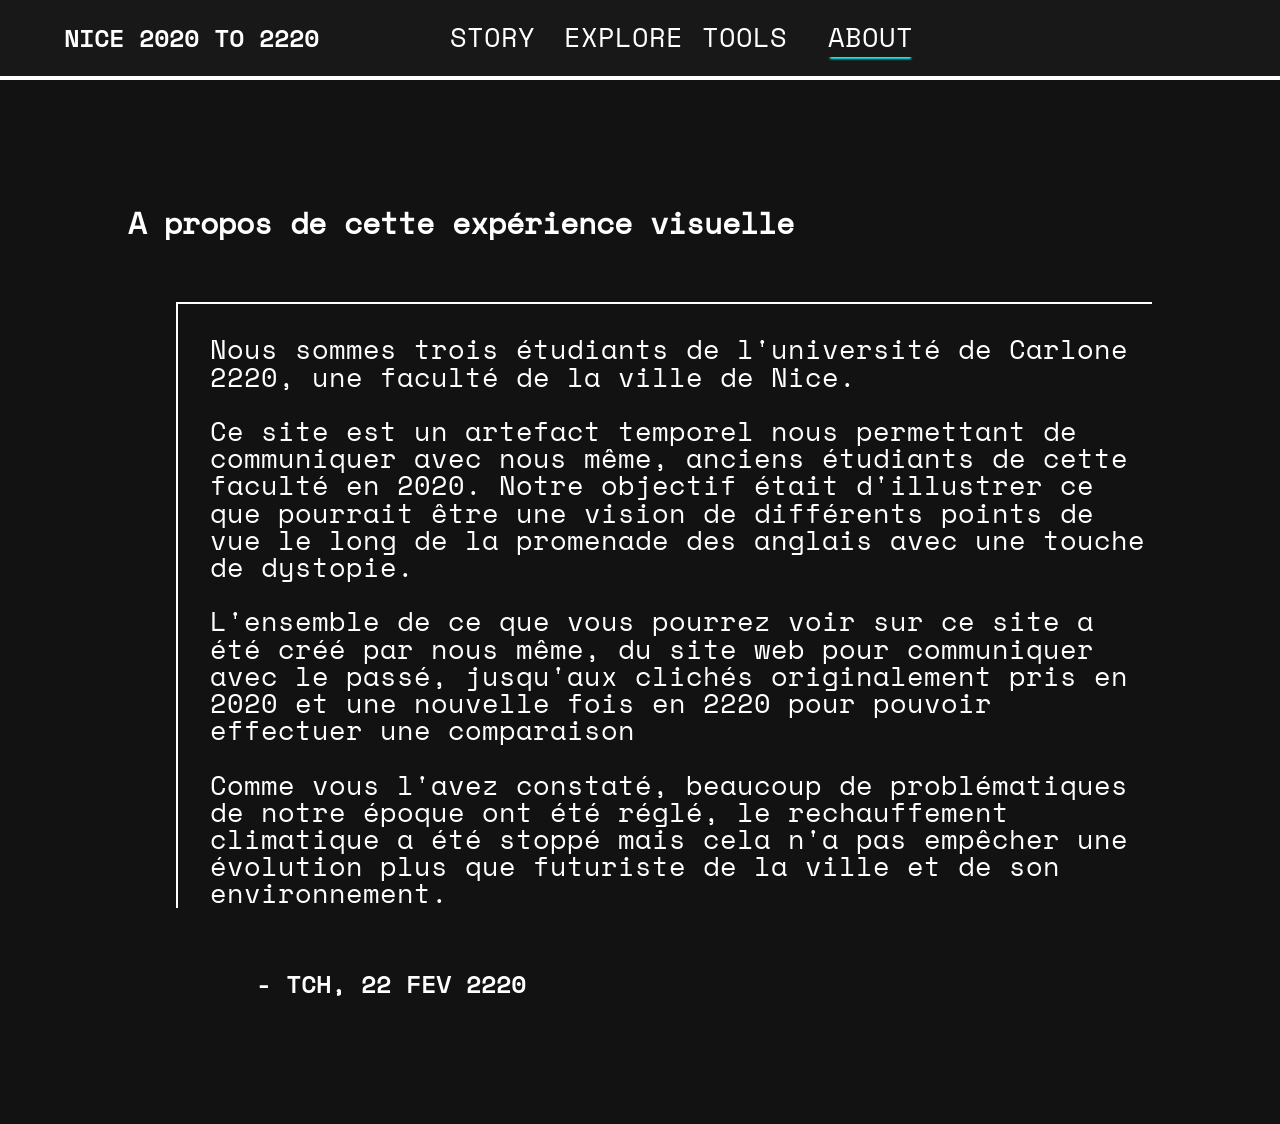
<file: about.html>
<!DOCTYPE html>
<html lang="fr">
  <head>
    <meta charset="UTF-8" />
    <meta name="viewport" content="width=device-width, initial-scale=1.0" />
    <link rel="stylesheet" href="/css/reset.css" />
    <link rel="stylesheet" href="/css/style.css" />
    <link rel="stylesheet" href="/css/loading.css" />
    <link rel="stylesheet" href="/css/header.css" />
    <link rel="stylesheet" href="/css/main-text.css" />
    <script src="/js/loading.js"></script>
    <title>Document</title>
  </head>
  <body>
    <div id="loading-page">
      <h1>
        <span class="big-h1">NI</span>
        <span class="big-h1">CE</span>
        <span class="little-h1">From</span>
        <span class="little-h1">To</span>
        <span class="big-h1">2020</span>
        <span class="big-h1">2220</span>
      </h1>
      <h2>&lt;a visual experience></h2>
      <div class="loader loader--style3" title="2">
        <svg
          version="1.1"
          id="loader-1"
          xmlns="http://www.w3.org/2000/svg"
          xmlns:xlink="http://www.w3.org/1999/xlink"
          x="0px"
          y="0px"
          width="40px"
          height="40px"
          viewBox="0 0 50 50"
          style="enable-background:new 0 0 50 50;"
          xml:space="preserve"
        >
          <path
            fill="#000"
            d="M43.935,25.145c0-10.318-8.364-18.683-18.683-18.683c-10.318,0-18.683,8.365-18.683,18.683h4.068c0-8.071,6.543-14.615,14.615-14.615c8.072,0,14.615,6.543,14.615,14.615H43.935z"
          >
            <animateTransform
              attributeType="xml"
              attributeName="transform"
              type="rotate"
              from="0 25 25"
              to="360 25 25"
              dur="0.6s"
              repeatCount="indefinite"
            />
          </path>
        </svg>
        <span id="loading-text">Chargement ...</span>
      </div>
    </div>
    <header>
      <span id="header-title">nice 2020 to 2220</span>
      <ul id="nav">
        <li><a href="index.html">story</a></li>
        <li><a href="explore.html">explore</a></li>
        <li><a href="tools.html">tools</a></li>
        <li><a href="about.html" id="active-header">about</a></li>
      </ul>
      <svg id="hamburger-nav" xmlns="http://www.w3.org/2000/svg" viewBox="0 0 24 24"><path d="M24 6h-24v-4h24v4zm0 4h-24v4h24v-4zm0 8h-24v4h24v-4z"/></svg>
    </header>
    <main>
      <h3>A propos de cette expérience visuelle</h3>
      <p>Nous sommes trois étudiants de l'université de Carlone 2220, une faculté de la ville de Nice.</br></br>Ce site est un artefact temporel nous permettant de communiquer avec nous même, anciens étudiants de cette faculté en 2020. Notre objectif était d'illustrer ce que pourrait être une vision de différents points de vue le long de la promenade des anglais avec une touche de dystopie.<br/></br>L'ensemble de ce que vous pourrez voir sur ce site a été créé par nous même, du site web pour communiquer avec le passé, jusqu'aux clichés originalement pris en 2020 et une nouvelle fois en 2220 pour pouvoir effectuer une comparaison</br></br>Comme vous l'avez constaté, beaucoup de problématiques de notre époque ont été réglé, le rechauffement climatique a été stoppé mais cela n'a pas empêcher une évolution plus que futuriste de la ville et de son environnement.</p>
      <span>- TCH, 22 FEV 2220</span>
    </main>
    
  </body>
</html>
</file>
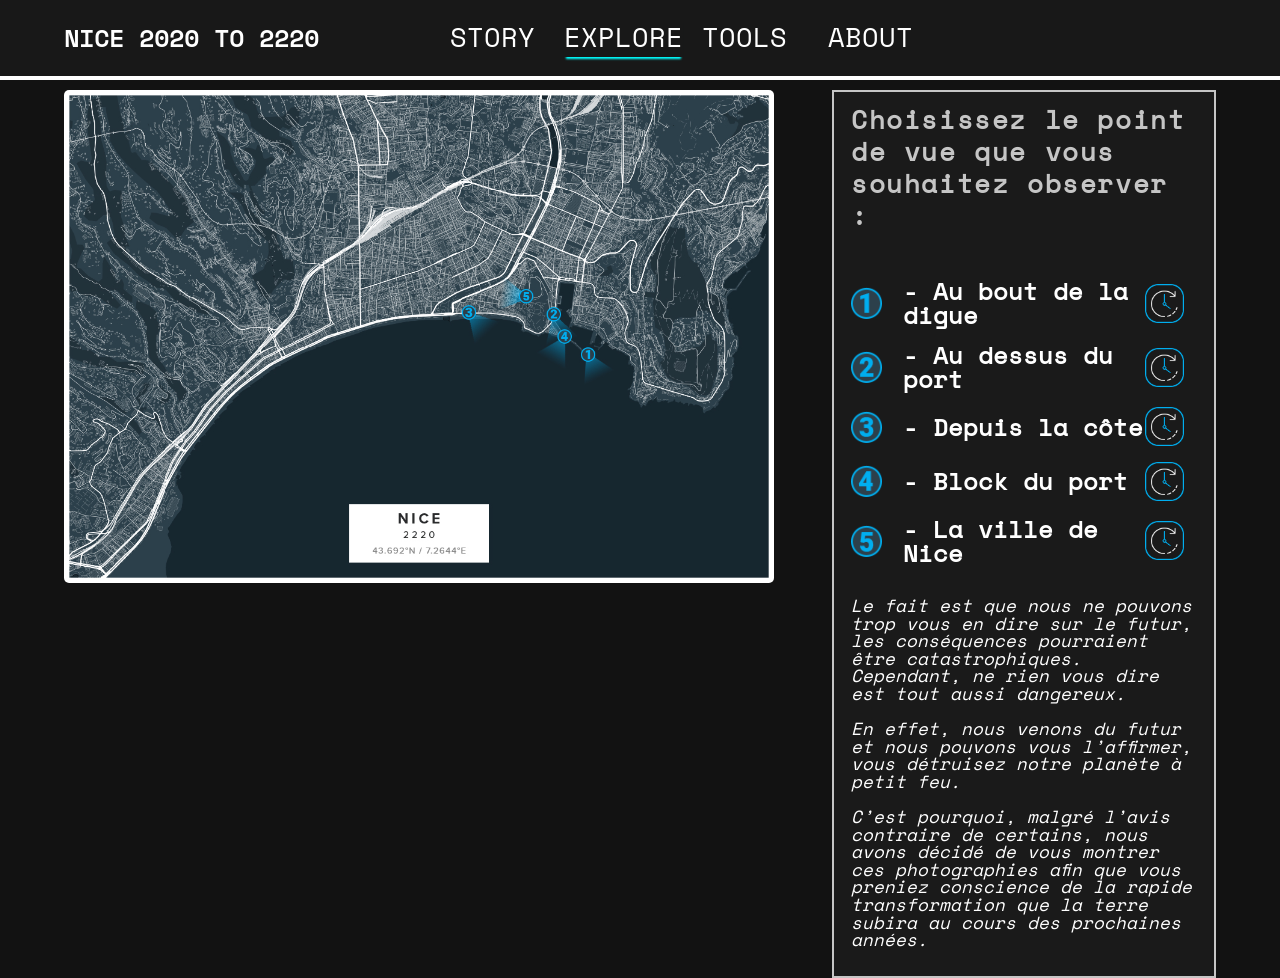
<file: explore.html>
<!DOCTYPE html>
<html lang="fr">
  <head>
    <meta charset="UTF-8" />
    <meta name="viewport" content="width=device-width, initial-scale=1.0" />
    <link rel="stylesheet" href="/css/reset.css" />
    <link rel="stylesheet" href="/css/style.css" />
    <link rel="stylesheet" href="/css/loading.css" />
    <link rel="stylesheet" href="/css/header.css" />
    <link rel="stylesheet" href="/css/mainexplore.css" />
    <script src="/js/loading.js"></script>
    <title>Document</title>
  </head>
  <body>
    <div id="loading-page">
      <h1>
        <span class="big-h1">NI</span>
        <span class="big-h1">CE</span>
        <span class="little-h1">From</span>
        <span class="little-h1">To</span>
        <span class="big-h1">2020</span>
        <span class="big-h1">2220</span>
      </h1>
      <h2>&lt;a visual experience></h2>
      <div class="loader loader--style3" title="2">
        <svg
          version="1.1"
          id="loader-1"
          xmlns="http://www.w3.org/2000/svg"
          xmlns:xlink="http://www.w3.org/1999/xlink"
          x="0px"
          y="0px"
          width="40px"
          height="40px"
          viewBox="0 0 50 50"
          style="enable-background:new 0 0 50 50;"
          xml:space="preserve"
        >
          <path
            fill="#000"
            d="M43.935,25.145c0-10.318-8.364-18.683-18.683-18.683c-10.318,0-18.683,8.365-18.683,18.683h4.068c0-8.071,6.543-14.615,14.615-14.615c8.072,0,14.615,6.543,14.615,14.615H43.935z"
          >
            <animateTransform
              attributeType="xml"
              attributeName="transform"
              type="rotate"
              from="0 25 25"
              to="360 25 25"
              dur="0.6s"
              repeatCount="indefinite"
            />
          </path>
        </svg>
        <span id="loading-text">Chargement ...</span>
      </div>
    </div>
    <header>
      <span id="header-title">nice 2020 to 2220</span>
      <ul id="nav">
        <li><a href="index.html">story</a></li>
        <li><a href="explore.html" id="active-header">explore</a></li>
        <li><a href="tools.html">tools</a></li>
        <li><a href="about.html">about</a></li>
      </ul>
      <svg id="hamburger-nav" xmlns="http://www.w3.org/2000/svg" viewBox="0 0 24 24">
        <path d="M24 6h-24v-4h24v4zm0 4h-24v4h24v-4zm0 8h-24v4h24v-4z" />
      </svg>
    </header>
    <main id="explore-details">
      <div id="map">
        <img src="/img/Map_full.jpg" alt="" />
      </div>
      <div id="locations">
        <h2>Choisissez le point de vue que vous souhaitez observer :</h2>
        <span class="explore-localisation"><div class="number-logo"><img src="/img/1_.png" alt=""></div><span class="title-location"> - Au bout de la digue</span><div class="clock-location"><a href="explore3.html" title=""><img src="/img/timetravel_icon.png" alt=""></a></div></span>
        <span class="explore-localisation"><div class="number-logo"><img src="/img/2_.png" alt=""></div><span class="title-location"> - Au dessus du port</span><div class="clock-location"><a href="explore5.html" title=""><img src="/img/timetravel_icon.png" alt=""></a></div></span>
        <span class="explore-localisation"><div class="number-logo"><img src="/img/3_.png" alt=""></div><span class="title-location"> - Depuis la côte</span><div class="clock-location"><a href="explore1.html" title=""><img src="/img/timetravel_icon.png" alt=""></a></div></span>
        <span class="explore-localisation"><div class="number-logo"><img src="/img/4_.png" alt=""></div><span class="title-location"> - Block du port</span><div class="clock-location"><a href="explore2.html" title=""><img src="/img/timetravel_icon.png" alt=""></a></div></span>
        <span class="explore-localisation"><div class="number-logo"><img src="/img/5_.png" alt=""></div><span class="title-location"> - La ville de Nice</span><div class="clock-location"><a href="explore4.html" title=""><img src="/img/timetravel_icon.png" alt=""></a></div></span>
        <p id="location-p">Le fait est que nous ne pouvons trop vous en dire sur le futur, les conséquences pourraient être catastrophiques. Cependant, ne rien vous dire est tout aussi dangereux.<br/><br/>En effet, nous venons du futur et nous pouvons vous l’affirmer, vous détruisez notre planète à petit feu.<br/><br/>C’est pourquoi, malgré l’avis contraire de certains, nous avons décidé de vous montrer ces photographies afin que vous preniez conscience de la rapide transformation que la terre subira au cours des prochaines années.</p>
      </div>
    </main>
  </body>
</html>
</file>
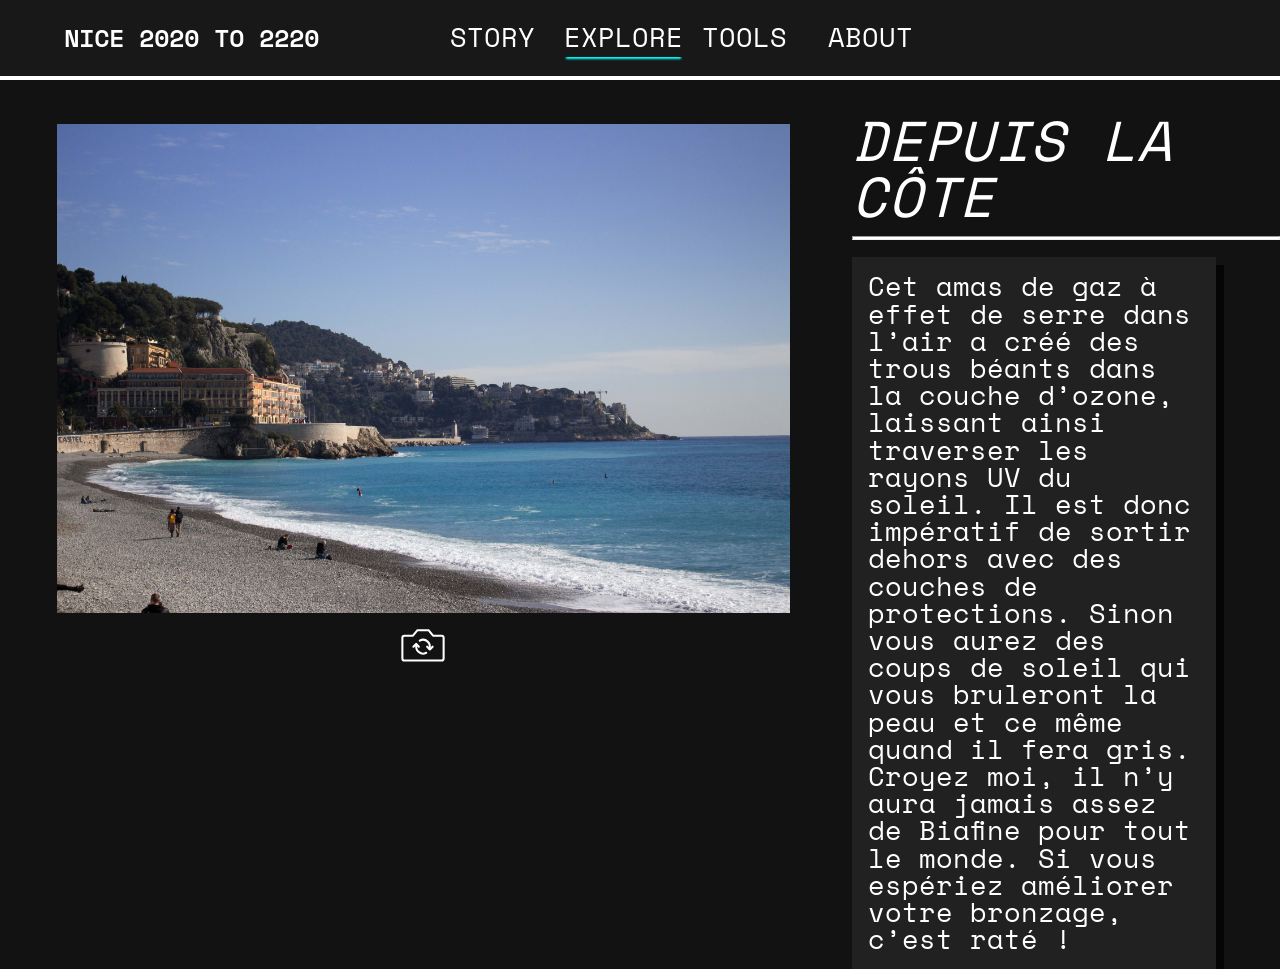
<file: explore1.html>
<!DOCTYPE html>
<html lang="fr">
  <head>
    <meta charset="UTF-8" />
    <meta name="viewport" content="width=device-width, initial-scale=1.0" />
    <link rel="stylesheet" href="/css/reset.css" />
    <link rel="stylesheet" href="/css/style.css" />
    <link rel="stylesheet" href="/css/loading.css" />
    <link rel="stylesheet" href="/css/header.css" />
    <link rel="stylesheet" href="/css/subexplore.css" />
    <script src="/js/loading.js"></script>
    <title>Document</title>
  </head>
  <body>
    <div id="loading-page">
      <h1>
        <span class="big-h1">NI</span>
        <span class="big-h1">CE</span>
        <span class="little-h1">From</span>
        <span class="little-h1">To</span>
        <span class="big-h1">2020</span>
        <span class="big-h1">2220</span>
      </h1>
      <h2>&lt;a visual experience></h2>
      <div class="loader loader--style3" title="2">
        <svg
          version="1.1"
          id="loader-1"
          xmlns="http://www.w3.org/2000/svg"
          xmlns:xlink="http://www.w3.org/1999/xlink"
          x="0px"
          y="0px"
          width="40px"
          height="40px"
          viewBox="0 0 50 50"
          style="enable-background:new 0 0 50 50;"
          xml:space="preserve"
        >
          <path
            fill="#000"
            d="M43.935,25.145c0-10.318-8.364-18.683-18.683-18.683c-10.318,0-18.683,8.365-18.683,18.683h4.068c0-8.071,6.543-14.615,14.615-14.615c8.072,0,14.615,6.543,14.615,14.615H43.935z"
          >
            <animateTransform
              attributeType="xml"
              attributeName="transform"
              type="rotate"
              from="0 25 25"
              to="360 25 25"
              dur="0.6s"
              repeatCount="indefinite"
            />
          </path>
        </svg>
        <span id="loading-text">Chargement ...</span>
      </div>
    </div>
    <header>
      <span id="header-title">nice 2020 to 2220</span>
      <ul id="nav">
        <li><a href="index.html">story</a></li>
        <li><a href="explore.html" id="active-header">explore</a></li>
        <li><a href="tools.html">tools</a></li>
        <li><a href="about.html">about</a></li>
      </ul>
      <svg id="hamburger-nav" xmlns="http://www.w3.org/2000/svg" viewBox="0 0 24 24">
        <path d="M24 6h-24v-4h24v4zm0 4h-24v4h24v-4zm0 8h-24v4h24v-4z" />
      </svg>
    </header>
    <main id="explore-details">
      <div id="photos">
        <div id="explore1">
          <img id="original-picture" src="/img/IMG_8405.jpg" alt="" />
        </div>
        <img id="switch-button" src="/img/switch-picture.svg" alt="">
      </div>
      <div id="photo-description">
        <h3>Depuis la côte</h3>
        <hr />
        <p>
          Cet amas de gaz à effet de serre dans l’air a
          créé des trous béants dans la couche d’ozone,
          laissant ainsi traverser les rayons UV du soleil. Il
          est donc impératif de sortir dehors avec des
          couches de protections. Sinon vous aurez des
          coups de soleil qui vous bruleront la peau et ce
          même quand il fera gris. Croyez moi, il n’y aura
          jamais assez de Biafine pour tout le monde.
          Si vous espériez améliorer votre bronzage, c’est
          raté !
        </p>
      </div>
    </main>
    <script src="/js/switch.js"></script>
  </body>
</html>
</file>
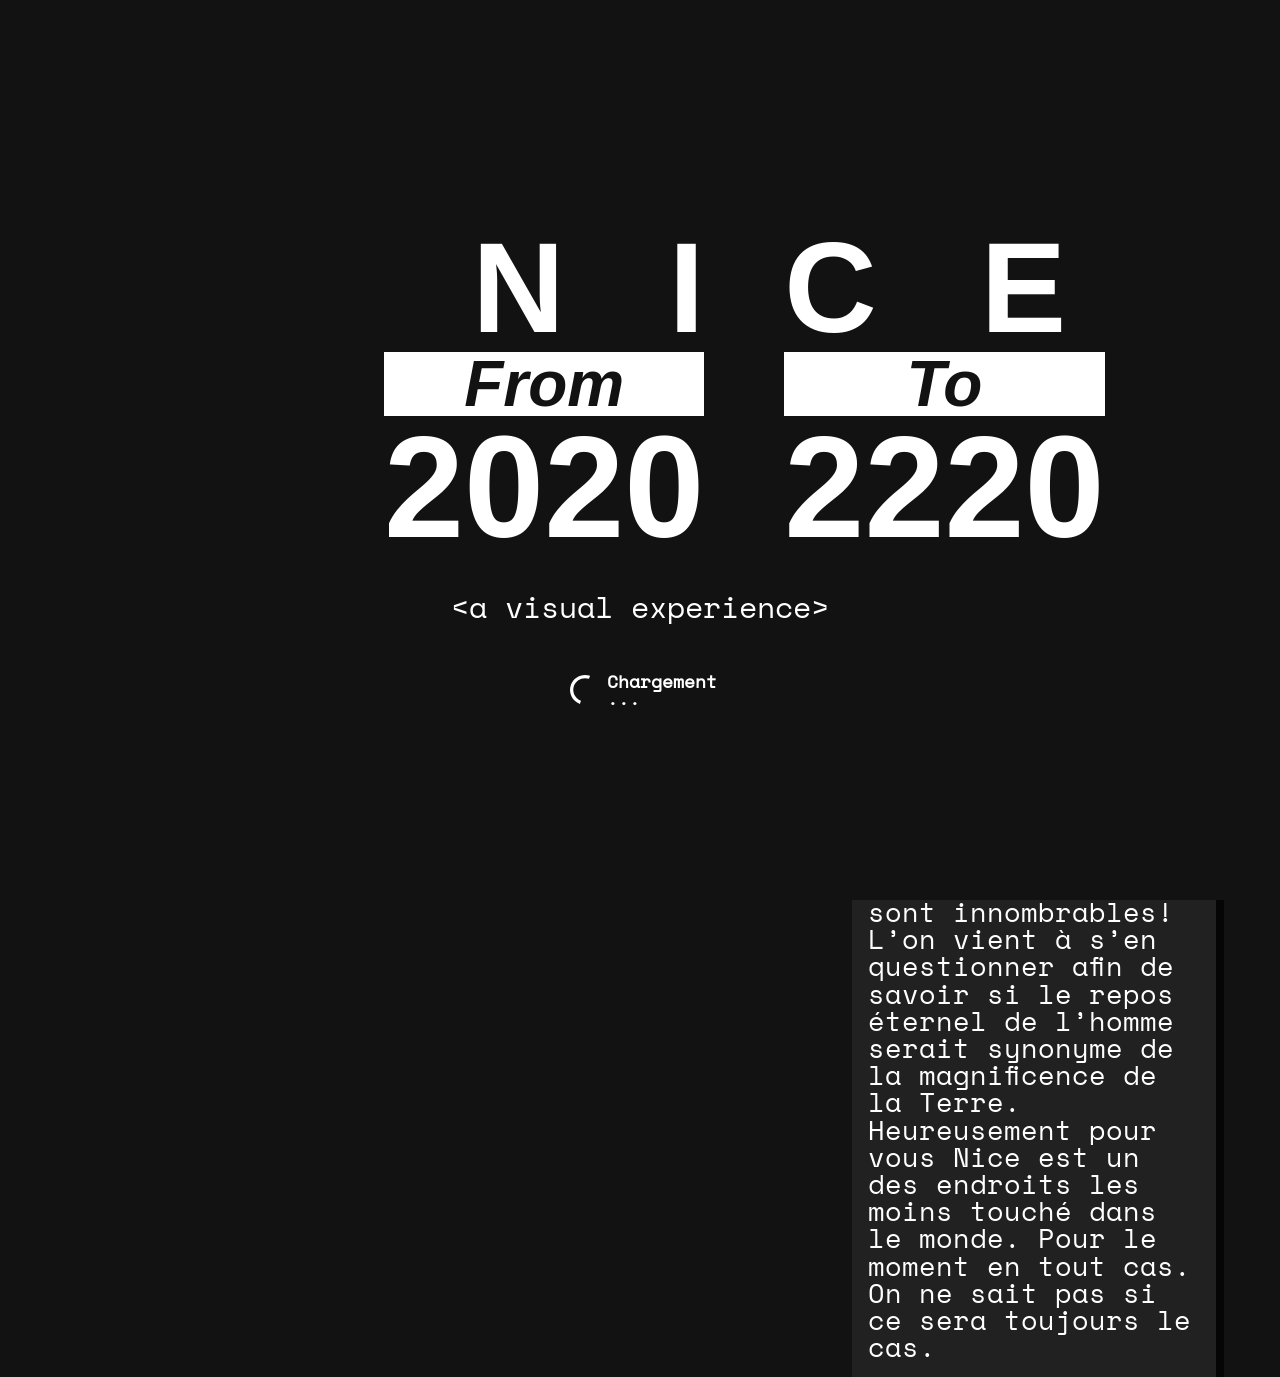
<file: explore2.html>
<!DOCTYPE html>
<html lang="fr">
  <head>
    <meta charset="UTF-8" />
    <meta name="viewport" content="width=device-width, initial-scale=1.0" />
    <link rel="stylesheet" href="/css/reset.css" />
    <link rel="stylesheet" href="/css/style.css" />
    <link rel="stylesheet" href="/css/loading.css" />
    <link rel="stylesheet" href="/css/header.css" />
    <link rel="stylesheet" href="/css/subexplore.css" />
    <script src="/js/loading.js"></script>
    <title>Document</title>
  </head>
  <body>
    <div id="loading-page">
      <h1>
        <span class="big-h1">NI</span>
        <span class="big-h1">CE</span>
        <span class="little-h1">From</span>
        <span class="little-h1">To</span>
        <span class="big-h1">2020</span>
        <span class="big-h1">2220</span>
      </h1>
      <h2>&lt;a visual experience></h2>
      <div class="loader loader--style3" title="2">
        <svg
          version="1.1"
          id="loader-1"
          xmlns="http://www.w3.org/2000/svg"
          xmlns:xlink="http://www.w3.org/1999/xlink"
          x="0px"
          y="0px"
          width="40px"
          height="40px"
          viewBox="0 0 50 50"
          style="enable-background:new 0 0 50 50;"
          xml:space="preserve"
        >
          <path
            fill="#000"
            d="M43.935,25.145c0-10.318-8.364-18.683-18.683-18.683c-10.318,0-18.683,8.365-18.683,18.683h4.068c0-8.071,6.543-14.615,14.615-14.615c8.072,0,14.615,6.543,14.615,14.615H43.935z"
          >
            <animateTransform
              attributeType="xml"
              attributeName="transform"
              type="rotate"
              from="0 25 25"
              to="360 25 25"
              dur="0.6s"
              repeatCount="indefinite"
            />
          </path>
        </svg>
        <span id="loading-text">Chargement ...</span>
      </div>
    </div>
    <header>
      <span id="header-title">nice 2020 to 2220</span>
      <ul id="nav">
        <li><a href="index.html">story</a></li>
        <li><a href="explore.html" id="active-header">explore</a></li>
        <li><a href="tools.html">tools</a></li>
        <li><a href="about.html">about</a></li>
      </ul>
      <svg id="hamburger-nav" xmlns="http://www.w3.org/2000/svg" viewBox="0 0 24 24">
        <path d="M24 6h-24v-4h24v4zm0 4h-24v4h24v-4zm0 8h-24v4h24v-4z" />
      </svg>
    </header>
    <main id="explore-details">
      <div id="photos">
        <div id="explore2">
          <img id="original-picture" src="/img/IMG_8428-originale.jpg" alt="" />
        </div>
        <img id="switch-button" src="/img/switch-picture.svg" alt="">
      </div>
      <div id="photo-description">
        <h3>Block du port</h3>
        <hr />
        <p>
          Assez parlé pollution. Il faut aussi que vous
          sachiez que depuis une centaine d’année, la
          Terre est sujette à des pluies de météorites.
          Ce spectacle aussi beau que destructeur
          est à l’image même du monde dans lequel
          les générations qui vous succéderont
          devront essayer d’y survivre.
          La perpétuation de la race humaine n’est
          pas sans difficulté, dans ce nouveau
          monde: les morts sont innombrables!
          L’on vient à s’en questionner afin de savoir
          si le repos éternel de l’homme serait
          synonyme de la magnificence de la Terre.
          Heureusement pour vous Nice est un des
          endroits les moins touché dans le monde.
          Pour le moment en tout cas. On ne sait pas
          si ce sera toujours le cas. 
        </p>
      </div>
    </main>
    <script src="/js/switch.js"></script>
  </body>
</html>
</file>
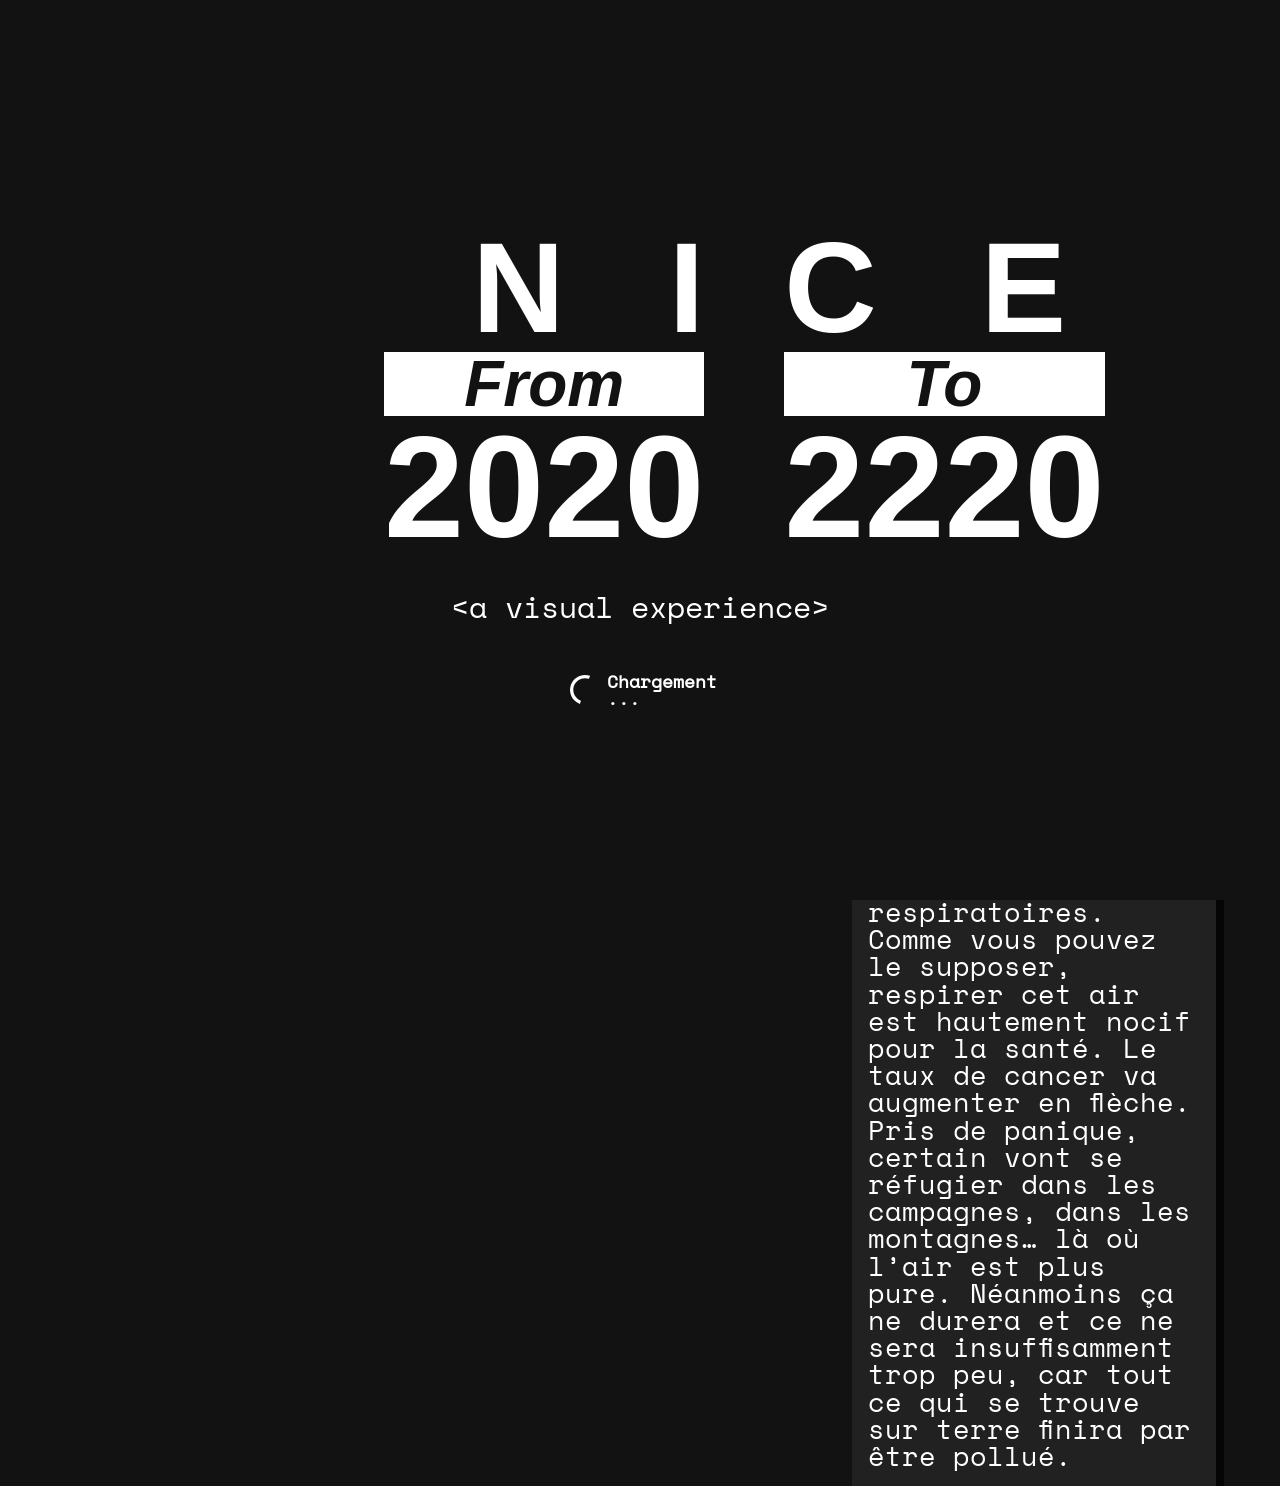
<file: explore3.html>
<!DOCTYPE html>
<html lang="fr">
  <head>
    <meta charset="UTF-8" />
    <meta name="viewport" content="width=device-width, initial-scale=1.0" />
    <link rel="stylesheet" href="/css/reset.css" />
    <link rel="stylesheet" href="/css/style.css" />
    <link rel="stylesheet" href="/css/loading.css" />
    <link rel="stylesheet" href="/css/header.css" />
    <link rel="stylesheet" href="/css/subexplore.css" />
    <script src="/js/loading.js"></script>
    <title>Document</title>
  </head>
  <body>
    <div id="loading-page">
      <h1>
        <span class="big-h1">NI</span>
        <span class="big-h1">CE</span>
        <span class="little-h1">From</span>
        <span class="little-h1">To</span>
        <span class="big-h1">2020</span>
        <span class="big-h1">2220</span>
      </h1>
      <h2>&lt;a visual experience></h2>
      <div class="loader loader--style3" title="2">
        <svg
          version="1.1"
          id="loader-1"
          xmlns="http://www.w3.org/2000/svg"
          xmlns:xlink="http://www.w3.org/1999/xlink"
          x="0px"
          y="0px"
          width="40px"
          height="40px"
          viewBox="0 0 50 50"
          style="enable-background:new 0 0 50 50;"
          xml:space="preserve"
        >
          <path
            fill="#000"
            d="M43.935,25.145c0-10.318-8.364-18.683-18.683-18.683c-10.318,0-18.683,8.365-18.683,18.683h4.068c0-8.071,6.543-14.615,14.615-14.615c8.072,0,14.615,6.543,14.615,14.615H43.935z"
          >
            <animateTransform
              attributeType="xml"
              attributeName="transform"
              type="rotate"
              from="0 25 25"
              to="360 25 25"
              dur="0.6s"
              repeatCount="indefinite"
            />
          </path>
        </svg>
        <span id="loading-text">Chargement ...</span>
      </div>
    </div>
    <header>
      <span id="header-title">nice 2020 to 2220</span>
      <ul id="nav">
        <li><a href="index.html">story</a></li>
        <li><a href="explore.html" id="active-header">explore</a></li>
        <li><a href="tools.html">tools</a></li>
        <li><a href="about.html">about</a></li>
      </ul>
      <svg id="hamburger-nav" xmlns="http://www.w3.org/2000/svg" viewBox="0 0 24 24">
        <path d="M24 6h-24v-4h24v4zm0 4h-24v4h24v-4zm0 8h-24v4h24v-4z" />
      </svg>
    </header>
    <main id="explore-details">
      <div id="photos">
        <div id="explore3">
          <img id="original-picture" src="/img/IMG_8442.jpg" alt="" />
        </div>
        <img id="switch-button" src="/img/switch-picture.svg" alt="">
      </div>
      <div id="photo-description">
        <h3>Au bout de la digue</h3>
        <hr />
        <p>
          Tout d’abord, sachez que le ciel ne sera
          plus jamais aussi bleu qu’il l’est à
          l’heure actuel. La pollution constante va
          modifier la perception que nous avons
          des couleurs. Parfois plus ternes,
          d’autres fois plus éclatantes. Il en
          découle de jolies photos, je vous
          l’accorde, mais au bout du compte
          vous allez en souffrir croyez moi.
          Postérieurement aux couleurs, s’en suit
          des problèmes respiratoires. Comme
          vous pouvez le supposer, respirer cet
          air est hautement nocif pour la santé. Le
          taux de cancer va augmenter en flèche.
          Pris de panique, certain vont se réfugier
          dans les campagnes, dans les
          montagnes… là où l’air est plus pure.
          Néanmoins ça ne durera et ce ne sera
          insuffisamment trop peu, car tout ce qui
          se trouve sur terre finira par être pollué.
        </p>
      </div>
    </main>
    <script src="/js/switch.js"></script>
  </body>
</html>
</file>
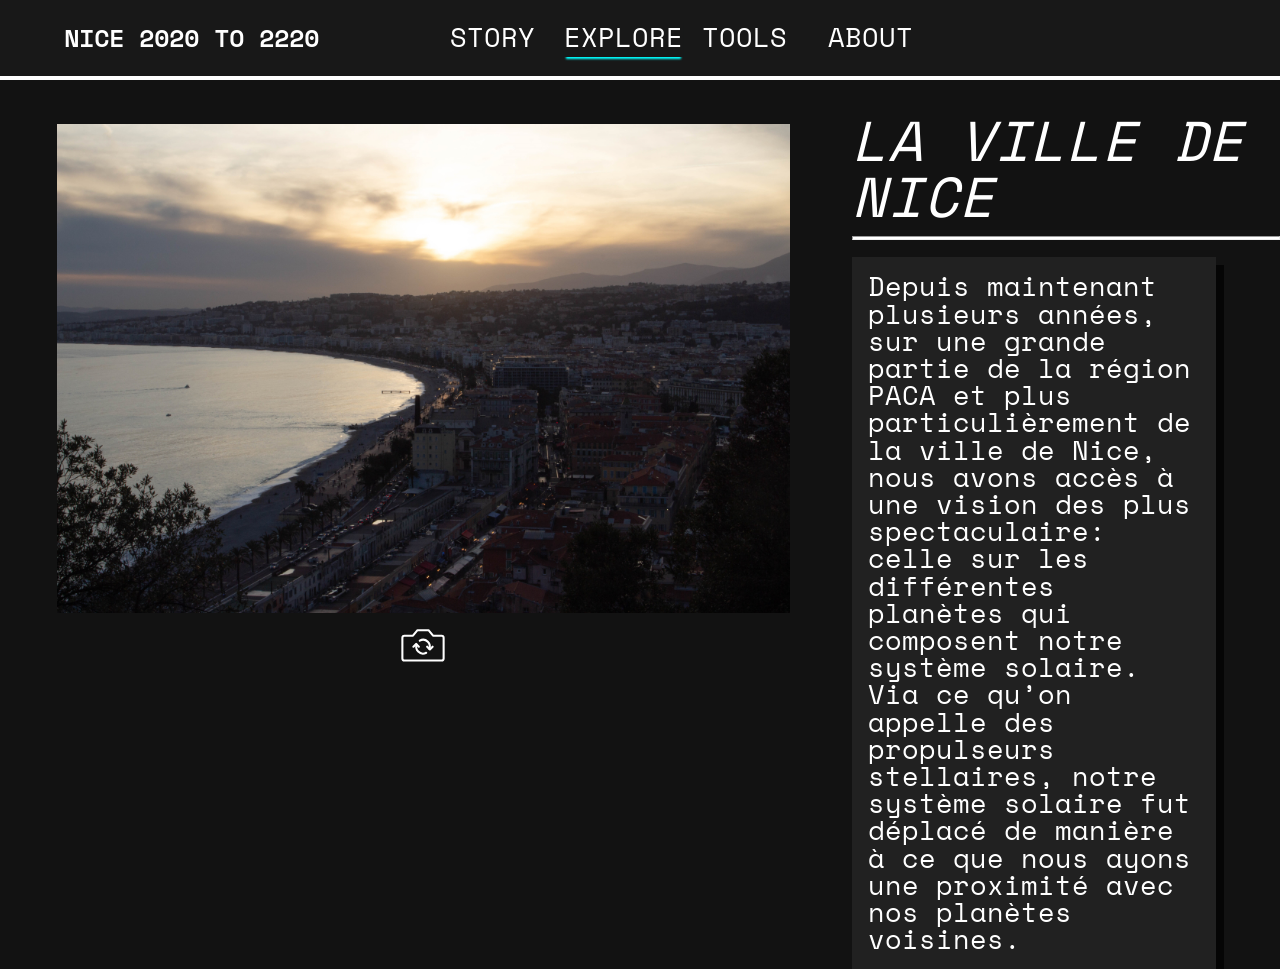
<file: explore4.html>
<!DOCTYPE html>
<html lang="fr">
  <head>
    <meta charset="UTF-8" />
    <meta name="viewport" content="width=device-width, initial-scale=1.0" />
    <link rel="stylesheet" href="/css/reset.css" />
    <link rel="stylesheet" href="/css/style.css" />
    <link rel="stylesheet" href="/css/loading.css" />
    <link rel="stylesheet" href="/css/header.css" />
    <link rel="stylesheet" href="/css/subexplore.css" />
    <script src="/js/loading.js"></script>
    <title>Document</title>
  </head>
  <body>
    <div id="loading-page">
      <h1>
        <span class="big-h1">NI</span>
        <span class="big-h1">CE</span>
        <span class="little-h1">From</span>
        <span class="little-h1">To</span>
        <span class="big-h1">2020</span>
        <span class="big-h1">2220</span>
      </h1>
      <h2>&lt;a visual experience></h2>
      <div class="loader loader--style3" title="2">
        <svg
          version="1.1"
          id="loader-1"
          xmlns="http://www.w3.org/2000/svg"
          xmlns:xlink="http://www.w3.org/1999/xlink"
          x="0px"
          y="0px"
          width="40px"
          height="40px"
          viewBox="0 0 50 50"
          style="enable-background:new 0 0 50 50;"
          xml:space="preserve"
        >
          <path
            fill="#000"
            d="M43.935,25.145c0-10.318-8.364-18.683-18.683-18.683c-10.318,0-18.683,8.365-18.683,18.683h4.068c0-8.071,6.543-14.615,14.615-14.615c8.072,0,14.615,6.543,14.615,14.615H43.935z"
          >
            <animateTransform
              attributeType="xml"
              attributeName="transform"
              type="rotate"
              from="0 25 25"
              to="360 25 25"
              dur="0.6s"
              repeatCount="indefinite"
            />
          </path>
        </svg>
        <span id="loading-text">Chargement ...</span>
      </div>
    </div>
    <header>
      <span id="header-title">nice 2020 to 2220</span>
      <ul id="nav">
        <li><a href="index.html">story</a></li>
        <li><a href="explore.html" id="active-header">explore</a></li>
        <li><a href="tools.html">tools</a></li>
        <li><a href="about.html">about</a></li>
      </ul>
      <svg id="hamburger-nav" xmlns="http://www.w3.org/2000/svg" viewBox="0 0 24 24">
        <path d="M24 6h-24v-4h24v4zm0 4h-24v4h24v-4zm0 8h-24v4h24v-4z" />
      </svg>
    </header>
    <main id="explore-details">
      <div id="photos">
        <div id="explore4">
          <img id="original-picture" src="/img/IMG_8585-2.jpg" alt="" />
        </div>
        <img id="switch-button" src="/img/switch-picture.svg" alt="">
      </div>
      <div id="photo-description">
        <h3>La ville de Nice</h3>
        <hr />
        <p>
          Depuis maintenant plusieurs années, sur
          une grande partie de la région PACA et
          plus particulièrement de la ville de Nice,
          nous avons accès à une vision des plus
          spectaculaire: celle sur les différentes
          planètes qui composent notre système
          solaire. Via ce qu’on appelle des
          propulseurs stellaires, notre système
          solaire fut déplacé de manière à ce que
          nous ayons une proximité avec nos
          planètes voisines.
        </p>
      </div>
    </main>
    <script src="/js/switch.js"></script>
  </body>
</html>
</file>
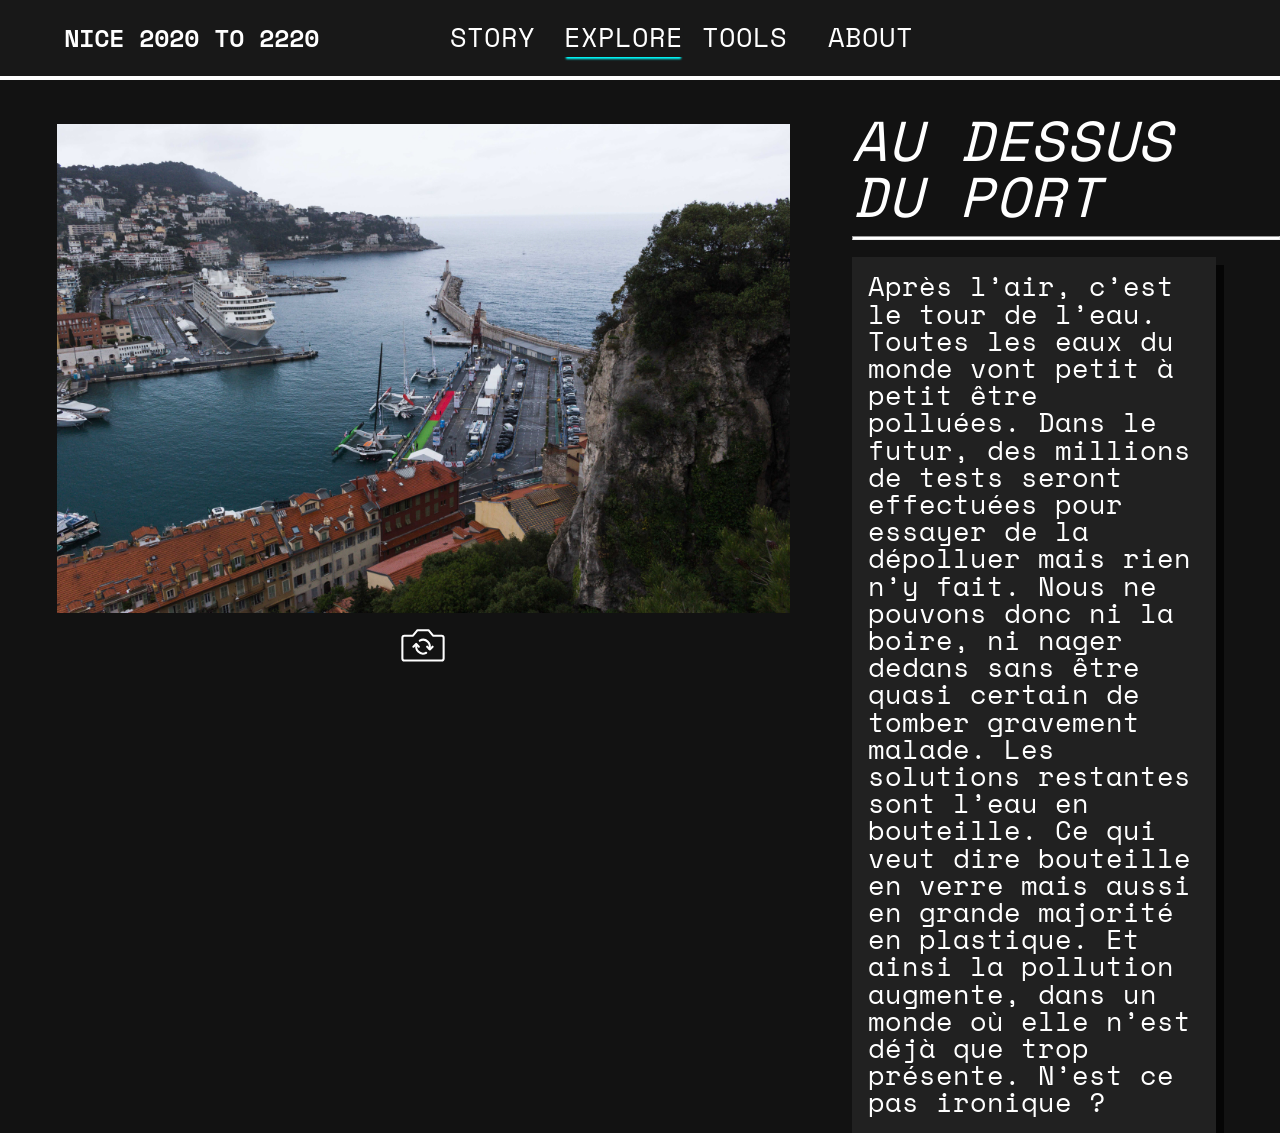
<file: explore5.html>
<!DOCTYPE html>
<html lang="fr">
  <head>
    <meta charset="UTF-8" />
    <meta name="viewport" content="width=device-width, initial-scale=1.0" />
    <link rel="stylesheet" href="/css/reset.css" />
    <link rel="stylesheet" href="/css/style.css" />
    <link rel="stylesheet" href="/css/loading.css" />
    <link rel="stylesheet" href="/css/header.css" />
    <link rel="stylesheet" href="/css/subexplore.css" />
    <script src="/js/loading.js"></script>
    <title>Document</title>
  </head>
  <body>
    <div id="loading-page">
      <h1>
        <span class="big-h1">NI</span>
        <span class="big-h1">CE</span>
        <span class="little-h1">From</span>
        <span class="little-h1">To</span>
        <span class="big-h1">2020</span>
        <span class="big-h1">2220</span>
      </h1>
      <h2>&lt;a visual experience></h2>
      <div class="loader loader--style3" title="2">
        <svg
          version="1.1"
          id="loader-1"
          xmlns="http://www.w3.org/2000/svg"
          xmlns:xlink="http://www.w3.org/1999/xlink"
          x="0px"
          y="0px"
          width="40px"
          height="40px"
          viewBox="0 0 50 50"
          style="enable-background:new 0 0 50 50;"
          xml:space="preserve"
        >
          <path
            fill="#000"
            d="M43.935,25.145c0-10.318-8.364-18.683-18.683-18.683c-10.318,0-18.683,8.365-18.683,18.683h4.068c0-8.071,6.543-14.615,14.615-14.615c8.072,0,14.615,6.543,14.615,14.615H43.935z"
          >
            <animateTransform
              attributeType="xml"
              attributeName="transform"
              type="rotate"
              from="0 25 25"
              to="360 25 25"
              dur="0.6s"
              repeatCount="indefinite"
            />
          </path>
        </svg>
        <span id="loading-text">Chargement ...</span>
      </div>
    </div>
    <header>
      <span id="header-title">nice 2020 to 2220</span>
      <ul id="nav">
        <li><a href="index.html">story</a></li>
        <li><a href="explore.html" id="active-header">explore</a></li>
        <li><a href="tools.html">tools</a></li>
        <li><a href="about.html">about</a></li>
      </ul>
      <svg id="hamburger-nav" xmlns="http://www.w3.org/2000/svg" viewBox="0 0 24 24">
        <path d="M24 6h-24v-4h24v4zm0 4h-24v4h24v-4zm0 8h-24v4h24v-4z" />
      </svg>
    </header>
    <main id="explore-details">
      <div id="photos">
        <div id="explore5">
          <img id="original-picture" src="/img/IMG_8693.jpg" alt="" />
        </div>
        <img id="switch-button" src="/img/switch-picture.svg" alt="">
      </div>
      <div id="photo-description">
        <h3>Au dessus du port</h3>
        <hr />
        <p>
          Après l’air, c’est le tour de l’eau.
          Toutes les eaux du monde vont petit à
          petit être polluées. Dans le futur, des
          millions de tests seront effectuées pour
          essayer de la dépolluer mais rien n’y fait.
          Nous ne pouvons donc ni la boire, ni
          nager dedans sans être quasi certain de
          tomber gravement malade. Les solutions
          restantes sont l’eau en bouteille. Ce qui
          veut dire bouteille en verre mais aussi en
          grande majorité en plastique.
          Et ainsi la pollution augmente, dans un
          monde où elle n’est déjà que trop
          présente. N’est ce pas ironique ? 
        </p>
      </div>
    </main>
    <script src="/js/switch.js"></script>
  </body>
</html>
</file>
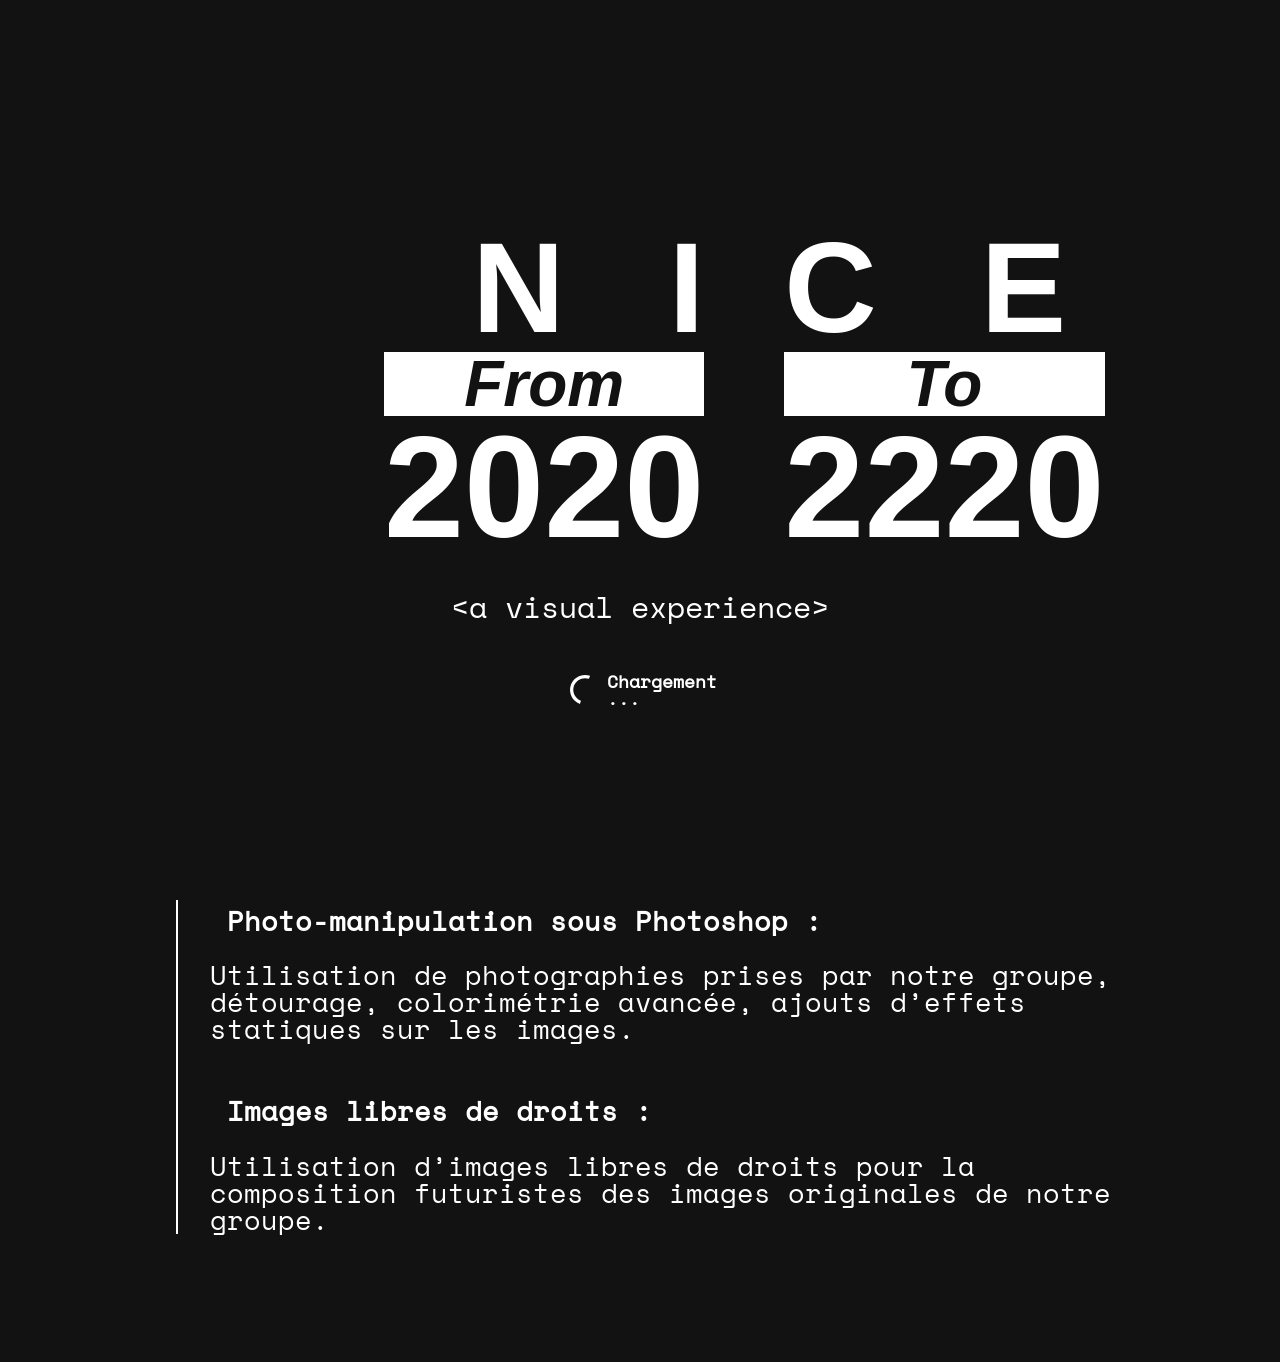
<file: tools.html>
<!DOCTYPE html>
<html lang="fr">
  <head>
    <meta charset="UTF-8" />
    <meta name="viewport" content="width=device-width, initial-scale=1.0" />
    <link rel="stylesheet" href="/css/reset.css" />
    <link rel="stylesheet" href="/css/style.css" />
    <link rel="stylesheet" href="/css/loading.css" />
    <link rel="stylesheet" href="/css/header.css" />
    <link rel="stylesheet" href="/css/main-text.css" />
    <script src="/js/loading.js"></script>
    <title>Document</title>
  </head>
  <body>
    <div id="loading-page">
      <h1>
        <span class="big-h1">NI</span>
        <span class="big-h1">CE</span>
        <span class="little-h1">From</span>
        <span class="little-h1">To</span>
        <span class="big-h1">2020</span>
        <span class="big-h1">2220</span>
      </h1>
      <h2>&lt;a visual experience></h2>
      <div class="loader loader--style3" title="2">
        <svg
          version="1.1"
          id="loader-1"
          xmlns="http://www.w3.org/2000/svg"
          xmlns:xlink="http://www.w3.org/1999/xlink"
          x="0px"
          y="0px"
          width="40px"
          height="40px"
          viewBox="0 0 50 50"
          style="enable-background:new 0 0 50 50;"
          xml:space="preserve"
        >
          <path
            fill="#000"
            d="M43.935,25.145c0-10.318-8.364-18.683-18.683-18.683c-10.318,0-18.683,8.365-18.683,18.683h4.068c0-8.071,6.543-14.615,14.615-14.615c8.072,0,14.615,6.543,14.615,14.615H43.935z"
          >
            <animateTransform
              attributeType="xml"
              attributeName="transform"
              type="rotate"
              from="0 25 25"
              to="360 25 25"
              dur="0.6s"
              repeatCount="indefinite"
            />
          </path>
        </svg>
        <span id="loading-text">Chargement ...</span>
      </div>
    </div>
    <header>
      <span id="header-title">nice 2020 to 2220</span>
      <ul id="nav">
        <li><a href="index.html">story</a></li>
        <li><a href="explore.html">explore</a></li>
        <li><a href="tools.html" id="active-header">tools</a></li>
        <li><a href="about.html">about</a></li>
      </ul>
      <svg id="hamburger-nav" xmlns="http://www.w3.org/2000/svg" viewBox="0 0 24 24"><path d="M24 6h-24v-4h24v4zm0 4h-24v4h24v-4zm0 8h-24v4h24v-4z"/></svg>
    </header>
    <main>
      <h3>Comment avons-nous procédé?</h3>
      <p><strong>&nbspPhotographie :</strong></br>Plusieurs photographies prises sur la promenade des anglais pour notre projet.
      Boitier - Canon 700D avec des objectifs 50mm et 18-55mm.</br></br></br><strong>&nbspCoding :</strong></br>Création du site web en tant que support, entièrement développé en HTML/CSS & Javascript (Sans aucun CMS).</br></br></br><strong>&nbspWebdesign :</strong></br>Création d’une maquette sous Photoshop ansi que d’un logo pour le projet. Réalisation de chaque page ainsi que du style guide pour le dévelopement. Création d’icônes personnalisées.</br></br></br><strong>&nbspPhoto-manipulation sous Photoshop :</strong></br>Utilisation de photographies prises par notre groupe, détourage, colorimétrie avancée, ajouts d’effets statiques sur les images.</br></br></br><strong>&nbspImages libres de droits :</strong></br>Utilisation d’images libres de droits pour la composition futuristes des images originales de notre groupe.</p>
    </main>
  </body>
</html>
</file>
<file: css/style.css>
/* FONT */

@font-face {
  font-family: "space mono";
  src: url("/font/SpaceMono-Regular.ttf");
}

/* BODY */

body {
  background-color: #121212;
  color: #fff;
  font-family: "space mono", roboto;
}

/* FONT */

h3 {
  font-size: 1.9rem;
}

p {
  font-size: 1.7rem;
}

span {
  font-size: 1.5rem;
  font-weight: bold;
}

em {
  font-style: italic;
}

strong {
  font-weight: bold;
  display: block;
}
</file>
<file: css/loading.css>
/* -------  LOADING MAIN ------- */

#loading-page {
  z-index: 5;
  width: 100%;
  height: 100vh;
  padding-top: 14rem;
  position: fixed;
  background-color: #121212;
  transition: 1s ease-in-out;
}

/* -------  LOADING SVG ------- */

.loader {
  display: flex;
  color: #fff;
  width: 12%;
  align-items: center;
  margin: 3rem auto 0 auto;
}

.loader > svg {
  flex: 1 1 30%;
}

.loader > span {
  flex: 1 1 70%;
  text-transform: italic;
  font-weight: bold;
}

svg path,
svg rect {
  fill: #fff;
}

/* -------  LOADING TEXT ------- */

h1 {
  font-family: roboto, sans-serif;
  margin: 0 auto 2rem auto;
  font-weight: bold;
  width: 40%;
  text-align: center;
  display: grid;
  grid-template-columns: repeat(2, 1fr);
  grid-template-areas:
    "ni ce"
    "from to"
    "y2020 y2220";
  gap: 0 5rem;
}

.little-h1 {
  color: #121212;
  font-size: 2.5rem;
  background-color: #fff;
  font-style: italic;
}

h1 > span:nth-child(1) {
  grid-area: ni;
  text-align: right;
  margin-right: -6.5rem;
  letter-spacing: 6.5rem;
  font-size: 8rem;
}

h1 > span:nth-child(2) {
  text-align: left;
  margin-right: -6.5rem;
  grid-area: ce;
  letter-spacing: 6.5rem;
  font-size: 8rem;
}

h1 > span:nth-child(3) {
  grid-area: from;
  font-size: 4rem;
}

h1 > span:nth-child(4) {
  grid-area: to;
  font-size: 4rem;
}

h1 > span:nth-child(5) {
  grid-area: y2020;
  font-size: 9rem;
}

h1 > span:nth-child(6) {
  grid-area: y2220;
  font-size: 9rem;
}

h2 {
  text-align: center;
  font-size: 1.9rem;
}

#loading-text {
  font-size: 1.1rem;
}
</file>
<file: css/header.css>
/* -------  HEADER MAIN ------- */

header {
  background-color: #181818;
  width: 100%;
  text-transform: uppercase;
  position: fixed;
  height: 5rem;
  display: flex;
  align-items: center;
  border-bottom: 4px solid #fff;
  font-size: 1.7rem;
  padding: 0 5%;
  z-index: 3;
}

/* -------  HEADER TITLE ------- */

#header-title {
  flex: 1 1 30%;
}

/* -------  HEADER ELEMENTS ------- */

#nav {
  flex: 1 1 65%;
}

#nav > li {
  display: inline-block;
  text-align: center;
  width: 14%;
}

#nav > li > a {
  cursor: pointer;
}

#active-header {
  box-shadow: 0 4px 2px -2px cyan;
}

/* -------  HEADER MENU ------- */

#hamburger-nav {
  flex: 1 1 5%;
  height: 40%;
  cursor: pointer;
  display: none;
}
</file>
<file: css/main-text.css>
/* MAIN */

main {
  padding: 8rem;
}

h3 {
  font-weight: bold;
  margin: 5rem 0 4rem 0;
}

p {
  border-top: 2px solid #fff;
  border-left: 2px solid #fff;
  padding: 2rem 0 0 2rem;
  margin-left: 3rem;
}

main span {
  display: block;
  margin: 4rem 0 0 8rem;
}
</file>
<file: css/mainexplore.css>
/* -------  EXPLORE MAIN ------- */

#explore-details {
  display: flex;
  padding: 7% 5% 0% 5%;
}

/* -------  EXPLORE MAP ------- */

#map {
  flex: 1 1 65%;
}

#map > img {
  display: block;
  width: 100%;
  height: auto;
  border-radius: 5px;
}

/* -------  EXPLORE LOCATIONS ------- */

#locations {
  flex: 1 1 35%;
  margin-left: 5%;
  border: 2px solid #c5c5c5;
  background-color: #1A1A1A;
  padding: 1% 1.5%;
}

#locations > h2 {
  text-align: left;
  font-size: 1.65rem;
  color: #c5c5c5;
  font-weight: bold;
  letter-spacing: 0.1rem;
  line-height: 2rem;
  margin-bottom: 3rem;
}

.explore-localisation {
  display: flex;
  width: 100%;
  margin: 0 0 1rem 0;
  justify-content: center;
  align-items: center;
} 

.explore-localisation > * {
  margin: 0;
  width: 100%;
} 

.number-logo {
  flex: 1 1 15%;
} 

.number-logo > img{
  height: auto;
  display: block;
  width: 60%;
} 

.title-location {
  flex: 1 1 70%;
} 

.clock-location {
  flex: 1 1 15%;
} 

.clock-location img{
  height: auto;
  display: block;
  width: 75%;
} 

#location-p {
  font-size: 1.1rem;
  margin: 2rem 0 1rem 0;
  font-style: italic;
}
</file>
<file: css/subexplore.css>
/* -------  SUBEXPLORE MAIN ------- */

#explore-details {
  display: flex;
  padding: 7rem 0 0rem 2rem;
}

/* -------  SUBEXPLORE PHOTOS ------- */

#photos {
  flex: 1 1 60%;
  margin: 1% 0% 1% 2%;
}

#photos > div {
  width: 100%;
  margin-bottom: 1.5%;
}

#original-picture {
  z-index: 2;
  opacity: 1;
  transition: 5s all ease-in-out;
  width: 100%;
  height: 100%;
  display: block;
}

#switch-button {
  width: 6%;
  display: block;
  margin: 0 auto 0 auto;
  height: auto;
  cursor: pointer;
}

/* -------  SUBEXPLORE TEXT ------- */

#photo-description {
  flex: 1 1 40%;
  padding-left: 5%;
}

#photo-description > h3 {
  margin: 0;
  text-transform: uppercase;
  font-style: italic;
  letter-spacing: 0.1rem;
  font-size: 3.5rem;
  font-weight: lighter;
  padding: 0% 8% 1% 0;
}

#photo-description > hr {
  height: 4px;
  background-color: white;
}

#photo-description > p {
  margin: 0;
  padding: 0;
  border: 0;
  background-color: #212121;
  padding: 1rem;
  margin: 4% 15% 0 0;
  box-shadow: 8px 8px #050505;
}


#explore1 {
  background-image: url("../img/Chateau-resize-test-web.jpg");
  background-size: 100%;
  background-repeat: no-repeat;
}

#explore2 {
  background-image: url("../img/IMG_8428-FINAL.jpg");
  background-size: 100%;
  background-repeat: no-repeat;
}

#explore3 {
  background-image: url("../img/IMGG_8442.jpg");
  background-size: 100%;
  background-repeat: no-repeat;
}

#explore4 {
  background-image: url("../img/IMG_8585-2-FINAL.jpg");
  background-size: 100%;
  background-repeat: no-repeat;
}

#explore5 {
  background-image: url("../img/port-final.jpg");
  background-size: 100%;
  background-repeat: no-repeat;
}
</file>
